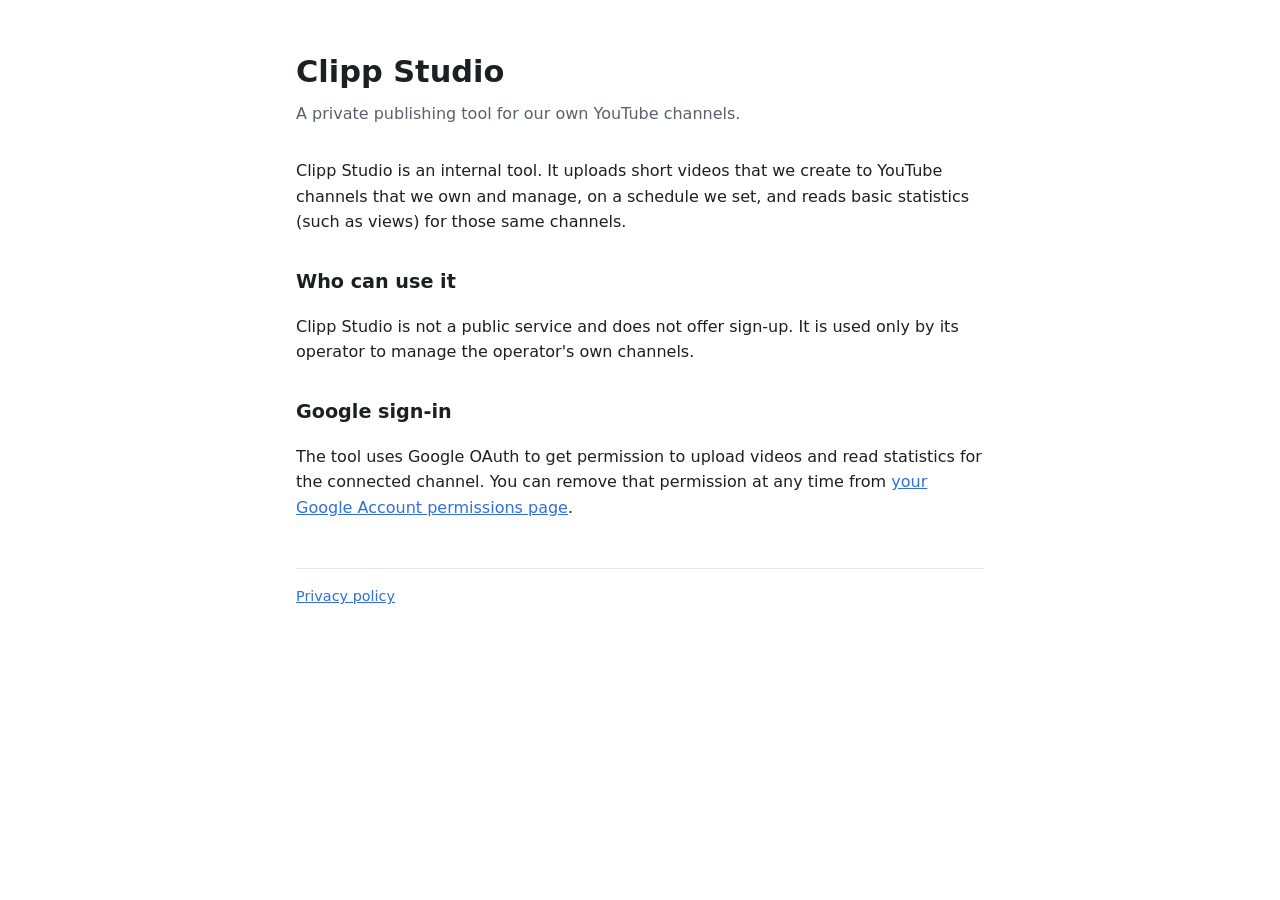
<file: index.html>
<!doctype html>
<html lang="en">
<head>
<meta charset="utf-8">
<meta name="viewport" content="width=device-width, initial-scale=1">
<title>Clipp Studio</title>
<meta name="description" content="Clipp Studio is a private tool that uploads short videos to its owner's own YouTube channels.">
<link rel="stylesheet" href="style.css">
</head>
<body>
<main>
  <h1>Clipp Studio</h1>
  <p class="sub">A private publishing tool for our own YouTube channels.</p>

  <p>Clipp Studio is an internal tool. It uploads short videos that we create to YouTube channels
  that we own and manage, on a schedule we set, and reads basic statistics (such as views) for
  those same channels.</p>

  <h2>Who can use it</h2>
  <p>Clipp Studio is not a public service and does not offer sign-up. It is used only by its
  operator to manage the operator's own channels.</p>

  <h2>Google sign-in</h2>
  <p>The tool uses Google OAuth to get permission to upload videos and read statistics for the
  connected channel. You can remove that permission at any time from
  <a href="https://myaccount.google.com/permissions">your Google Account permissions page</a>.</p>

  <footer><a href="privacy.html">Privacy policy</a></footer>
</main>
</body>
</html>
</file>
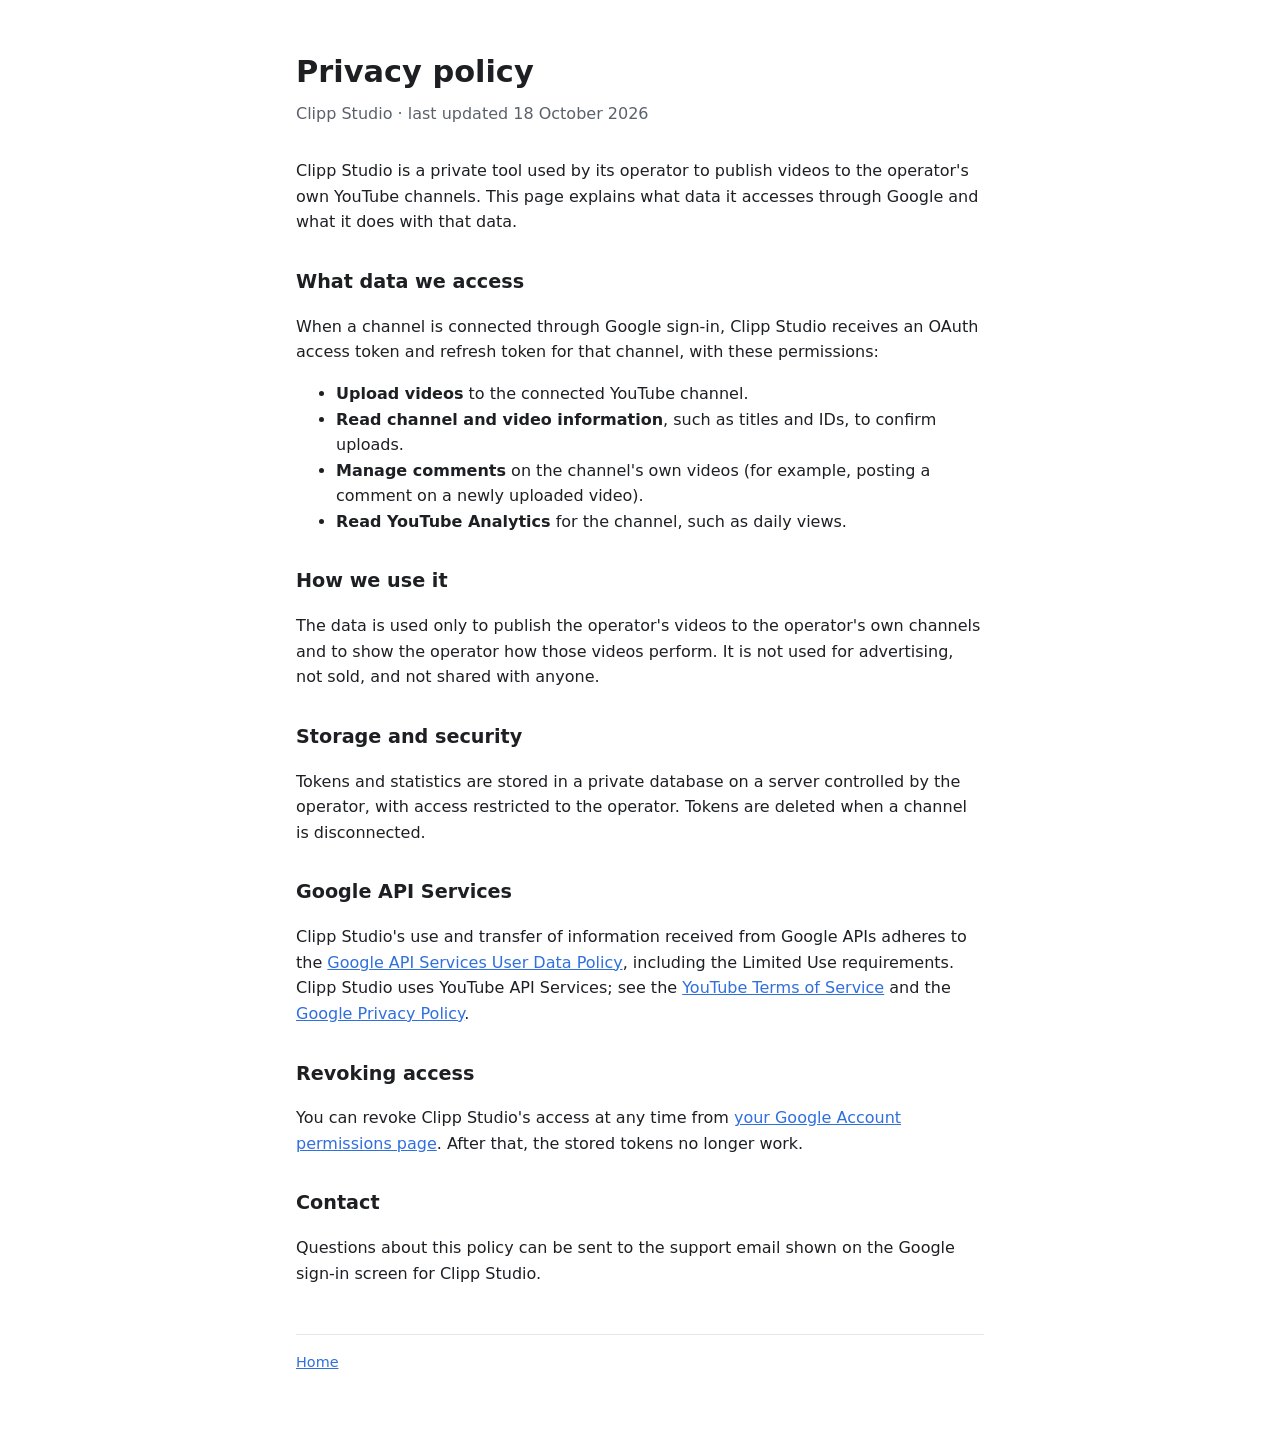
<file: privacy.html>
<!doctype html>
<html lang="en">
<head>
<meta charset="utf-8">
<meta name="viewport" content="width=device-width, initial-scale=1">
<title>Clipp Studio Privacy</title>
<meta name="description" content="Privacy policy for Clipp Studio.">
<link rel="stylesheet" href="style.css">
</head>
<body>
<main>
  <h1>Privacy policy</h1>
  <p class="sub">Clipp Studio · last updated 18 October 2026</p>

  <p>Clipp Studio is a private tool used by its operator to publish videos to the operator's own
  YouTube channels. This page explains what data it accesses through Google and what it does with
  that data.</p>

  <h2>What data we access</h2>
  <p>When a channel is connected through Google sign-in, Clipp Studio receives an OAuth access token
  and refresh token for that channel, with these permissions:</p>
  <ul>
    <li><strong>Upload videos</strong> to the connected YouTube channel.</li>
    <li><strong>Read channel and video information</strong>, such as titles and IDs, to confirm uploads.</li>
    <li><strong>Manage comments</strong> on the channel's own videos (for example, posting a comment on a newly uploaded video).</li>
    <li><strong>Read YouTube Analytics</strong> for the channel, such as daily views.</li>
  </ul>

  <h2>How we use it</h2>
  <p>The data is used only to publish the operator's videos to the operator's own channels and to
  show the operator how those videos perform. It is not used for advertising, not sold, and not
  shared with anyone.</p>

  <h2>Storage and security</h2>
  <p>Tokens and statistics are stored in a private database on a server controlled by the operator,
  with access restricted to the operator. Tokens are deleted when a channel is disconnected.</p>

  <h2>Google API Services</h2>
  <p>Clipp Studio's use and transfer of information received from Google APIs adheres to the
  <a href="https://developers.google.com/terms/api-services-user-data-policy">Google API Services User Data Policy</a>,
  including the Limited Use requirements. Clipp Studio uses YouTube API Services; see the
  <a href="https://www.youtube.com/t/terms">YouTube Terms of Service</a> and the
  <a href="https://policies.google.com/privacy">Google Privacy Policy</a>.</p>

  <h2>Revoking access</h2>
  <p>You can revoke Clipp Studio's access at any time from
  <a href="https://myaccount.google.com/permissions">your Google Account permissions page</a>.
  After that, the stored tokens no longer work.</p>

  <h2>Contact</h2>
  <p>Questions about this policy can be sent to the support email shown on the Google sign-in
  screen for Clipp Studio.</p>

  <footer><a href="./">Home</a></footer>
</main>
</body>
</html>
</file>
<file: style.css>
:root { --bg:#ffffff; --fg:#1d1f23; --muted:#5b616b; --line:#e3e5e8; --accent:#2f6fde; }
@media (prefers-color-scheme: dark) { :root { --bg:#16181c; --fg:#e8eaed; --muted:#a0a6b0; --line:#2c3036; --accent:#7aa7ff; } }
* { box-sizing: border-box; }
body { margin:0; background:var(--bg); color:var(--fg); font:16px/1.6 system-ui,-apple-system,"Segoe UI",Roboto,sans-serif; }
main { max-width:720px; margin:0 auto; padding:48px 16px 64px; }
h1 { font-size:1.9rem; margin:0 0 .25rem; } h2 { font-size:1.2rem; margin:2rem 0 .5rem; }
.sub { color:var(--muted); margin:0 0 2rem; } a { color:var(--accent); }
footer { margin-top:3rem; padding-top:1rem; border-top:1px solid var(--line); color:var(--muted); font-size:.9rem; }
</file>
